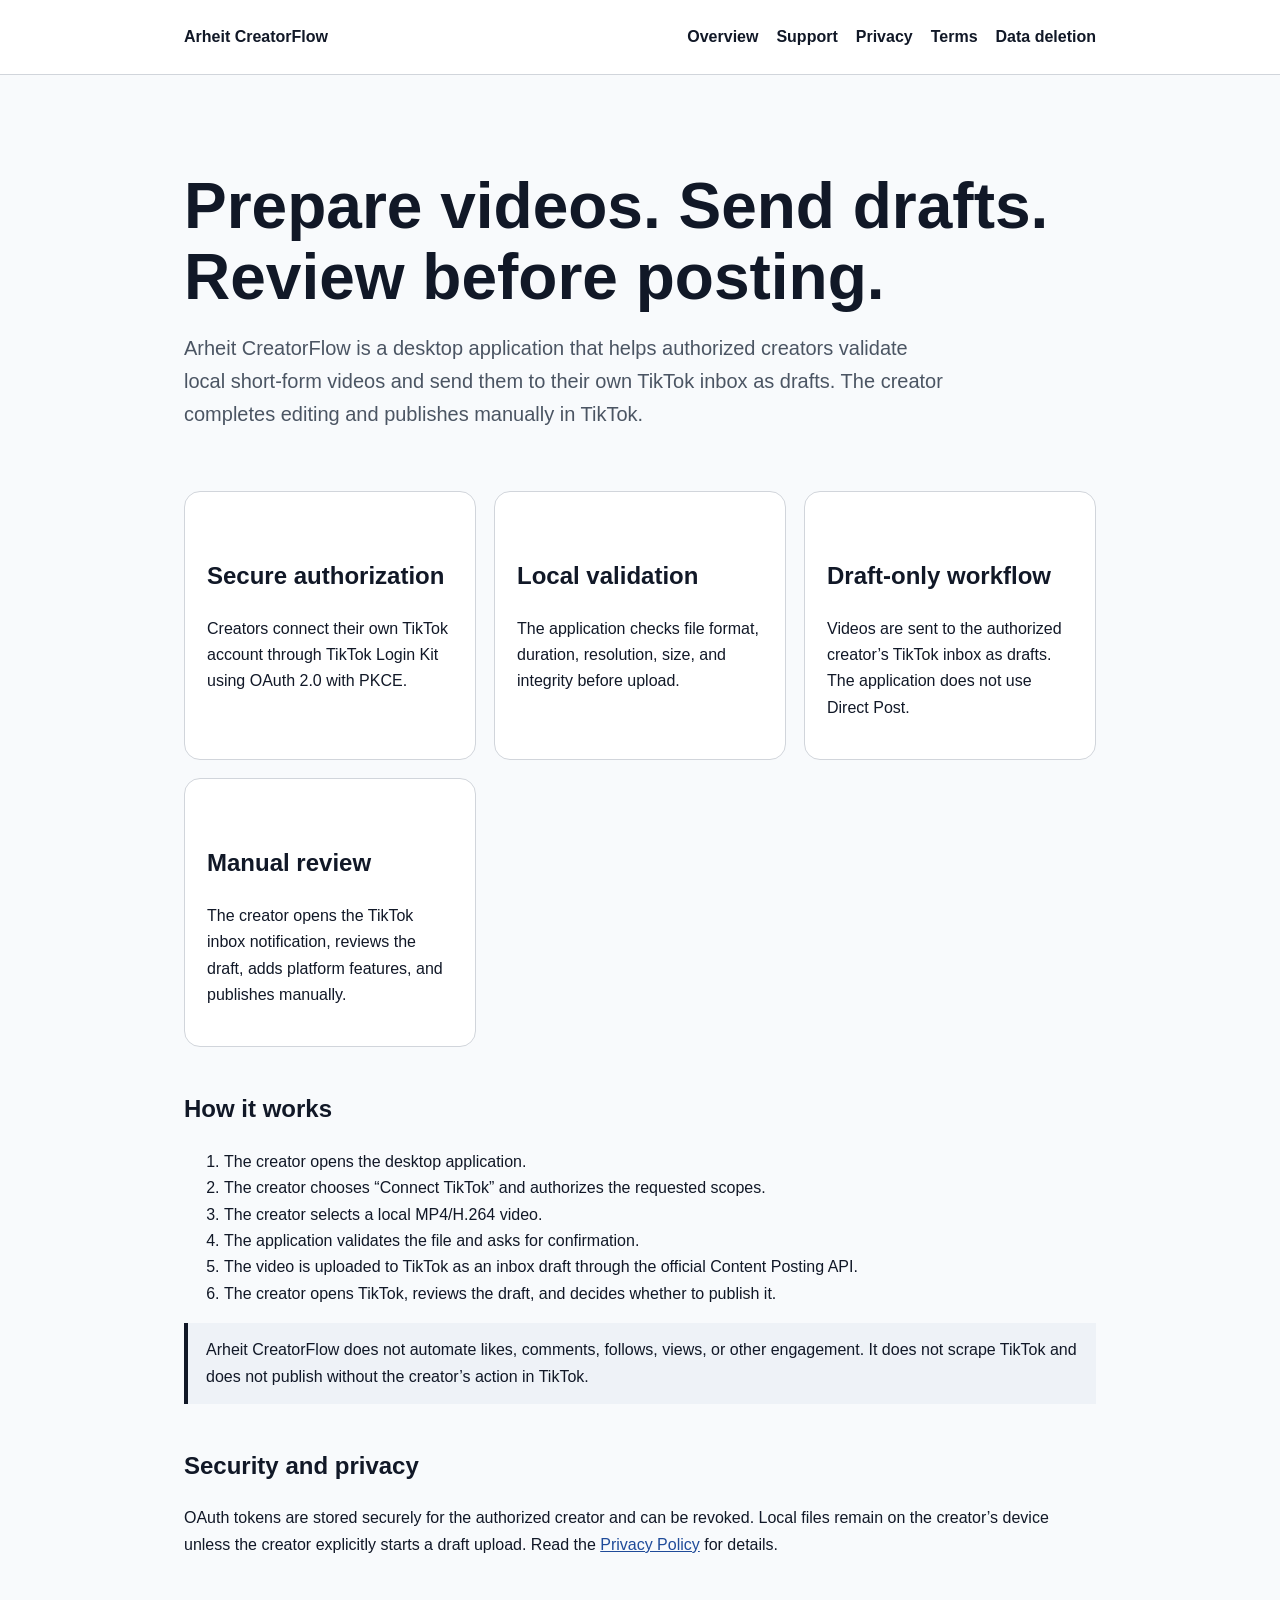
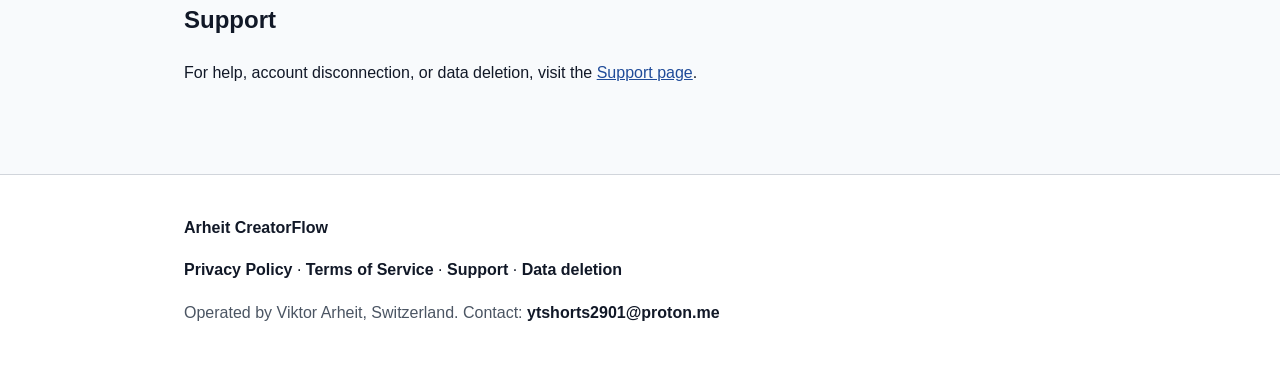
<file: index.html>
<!doctype html>
<html lang="en">
<head>
<meta charset="utf-8">
<meta name="viewport" content="width=device-width, initial-scale=1">
<title>Arheit CreatorFlow</title>
<meta name="description" content="A desktop app for authorized creators to prepare videos and send them to TikTok as drafts for review and posting.">
<link rel="stylesheet" href="styles.css">
</head>
<body>

<header>
  <div class="wrap">
    <nav>
      <a class="brand" href="index.html">Arheit CreatorFlow</a>
      <a href="index.html">Overview</a>
      <a href="support.html">Support</a>
      <a href="privacy.html">Privacy</a>
      <a href="terms.html">Terms</a>
      <a href="data-deletion.html">Data deletion</a>
    </nav>
  </div>
</header>

<main class="wrap">
  <section class="hero">
    <h1>Prepare videos. Send drafts. Review before posting.</h1>
    <p class="lead">Arheit CreatorFlow is a desktop application that helps authorized creators validate local short-form videos and send them to their own TikTok inbox as drafts. The creator completes editing and publishes manually in TikTok.</p>
  </section>

  <section class="grid">
    <article class="card">
      <h2>Secure authorization</h2>
      <p>Creators connect their own TikTok account through TikTok Login Kit using OAuth 2.0 with PKCE.</p>
    </article>
    <article class="card">
      <h2>Local validation</h2>
      <p>The application checks file format, duration, resolution, size, and integrity before upload.</p>
    </article>
    <article class="card">
      <h2>Draft-only workflow</h2>
      <p>Videos are sent to the authorized creator’s TikTok inbox as drafts. The application does not use Direct Post.</p>
    </article>
    <article class="card">
      <h2>Manual review</h2>
      <p>The creator opens the TikTok inbox notification, reviews the draft, adds platform features, and publishes manually.</p>
    </article>
  </section>

  <h2>How it works</h2>
  <ol>
    <li>The creator opens the desktop application.</li>
    <li>The creator chooses “Connect TikTok” and authorizes the requested scopes.</li>
    <li>The creator selects a local MP4/H.264 video.</li>
    <li>The application validates the file and asks for confirmation.</li>
    <li>The video is uploaded to TikTok as an inbox draft through the official Content Posting API.</li>
    <li>The creator opens TikTok, reviews the draft, and decides whether to publish it.</li>
  </ol>

  <div class="notice">
    Arheit CreatorFlow does not automate likes, comments, follows, views, or other engagement. It does not scrape TikTok and does not publish without the creator’s action in TikTok.
  </div>

  <h2>Security and privacy</h2>
  <p>OAuth tokens are stored securely for the authorized creator and can be revoked. Local files remain on the creator’s device unless the creator explicitly starts a draft upload. Read the <a href="privacy.html">Privacy Policy</a> for details.</p>

  <h2>Support</h2>
  <p>For help, account disconnection, or data deletion, visit the <a href="support.html">Support page</a>.</p>
</main>

<footer>
  <div class="wrap">
    <p><strong>Arheit CreatorFlow</strong></p>
    <p>
      <a href="privacy.html">Privacy Policy</a> ·
      <a href="terms.html">Terms of Service</a> ·
      <a href="support.html">Support</a> ·
      <a href="data-deletion.html">Data deletion</a>
    </p>
    <p class="muted">Operated by Viktor Arheit, Switzerland. Contact: <a href="mailto:ytshorts2901@proton.me">ytshorts2901@proton.me</a></p>
  </div>
</footer>

</body>
</html>
</file>
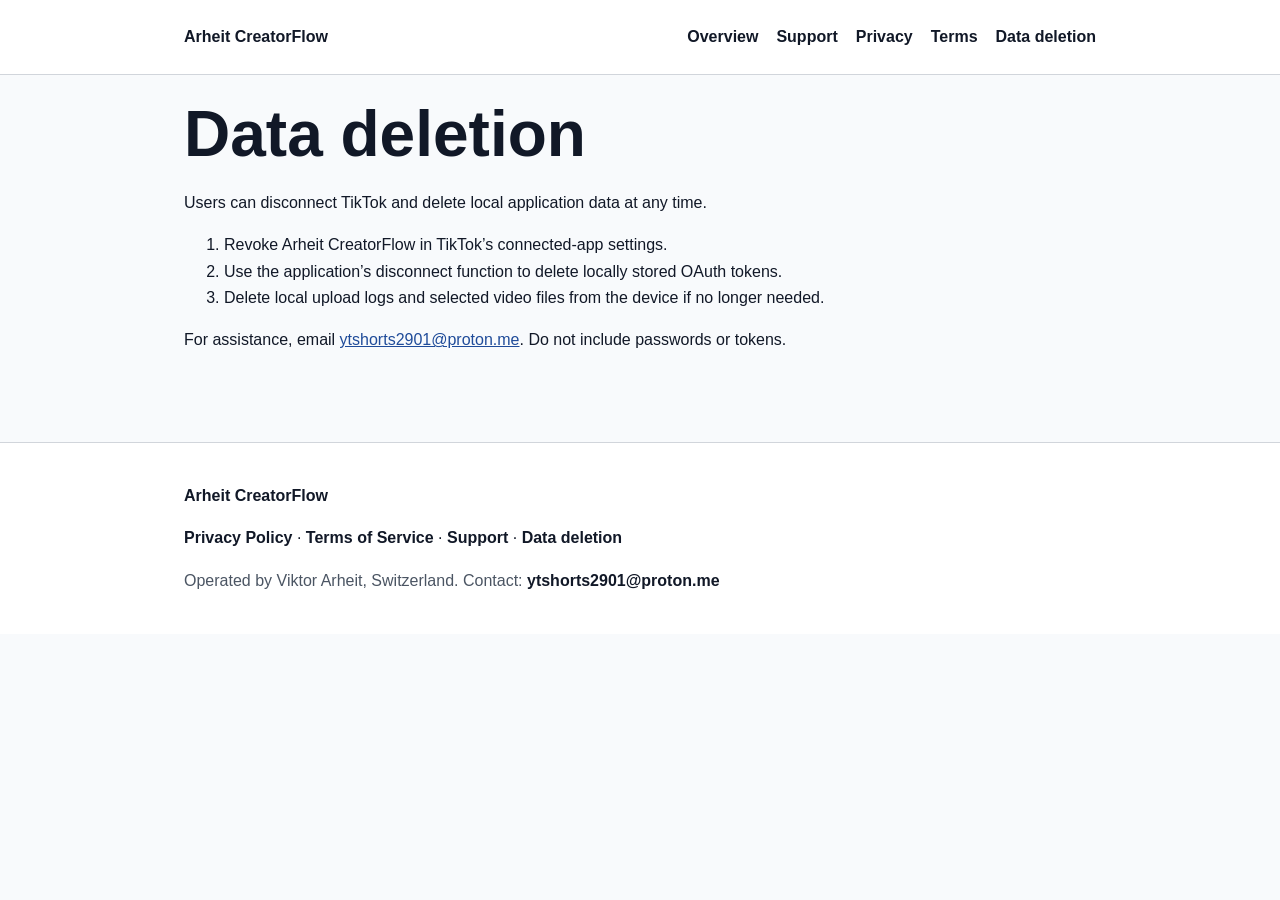
<file: data-deletion.html>
<!doctype html>
<html lang="en">
<head><meta charset="utf-8"><meta name="viewport" content="width=device-width, initial-scale=1">
<title>Data Deletion — Arheit CreatorFlow</title><link rel="stylesheet" href="styles.css"></head>
<body>
<header>
  <div class="wrap">
    <nav>
      <a class="brand" href="index.html">Arheit CreatorFlow</a>
      <a href="index.html">Overview</a>
      <a href="support.html">Support</a>
      <a href="privacy.html">Privacy</a>
      <a href="terms.html">Terms</a>
      <a href="data-deletion.html">Data deletion</a>
    </nav>
  </div>
</header>

<main class="wrap">
<h1>Data deletion</h1>
<p>Users can disconnect TikTok and delete local application data at any time.</p>
<ol>
<li>Revoke Arheit CreatorFlow in TikTok’s connected-app settings.</li>
<li>Use the application’s disconnect function to delete locally stored OAuth tokens.</li>
<li>Delete local upload logs and selected video files from the device if no longer needed.</li>
</ol>
<p>For assistance, email <a href="mailto:ytshorts2901@proton.me">ytshorts2901@proton.me</a>. Do not include passwords or tokens.</p>
</main>
<footer>
  <div class="wrap">
    <p><strong>Arheit CreatorFlow</strong></p>
    <p>
      <a href="privacy.html">Privacy Policy</a> ·
      <a href="terms.html">Terms of Service</a> ·
      <a href="support.html">Support</a> ·
      <a href="data-deletion.html">Data deletion</a>
    </p>
    <p class="muted">Operated by Viktor Arheit, Switzerland. Contact: <a href="mailto:ytshorts2901@proton.me">ytshorts2901@proton.me</a></p>
  </div>
</footer>
</body></html>
</file>
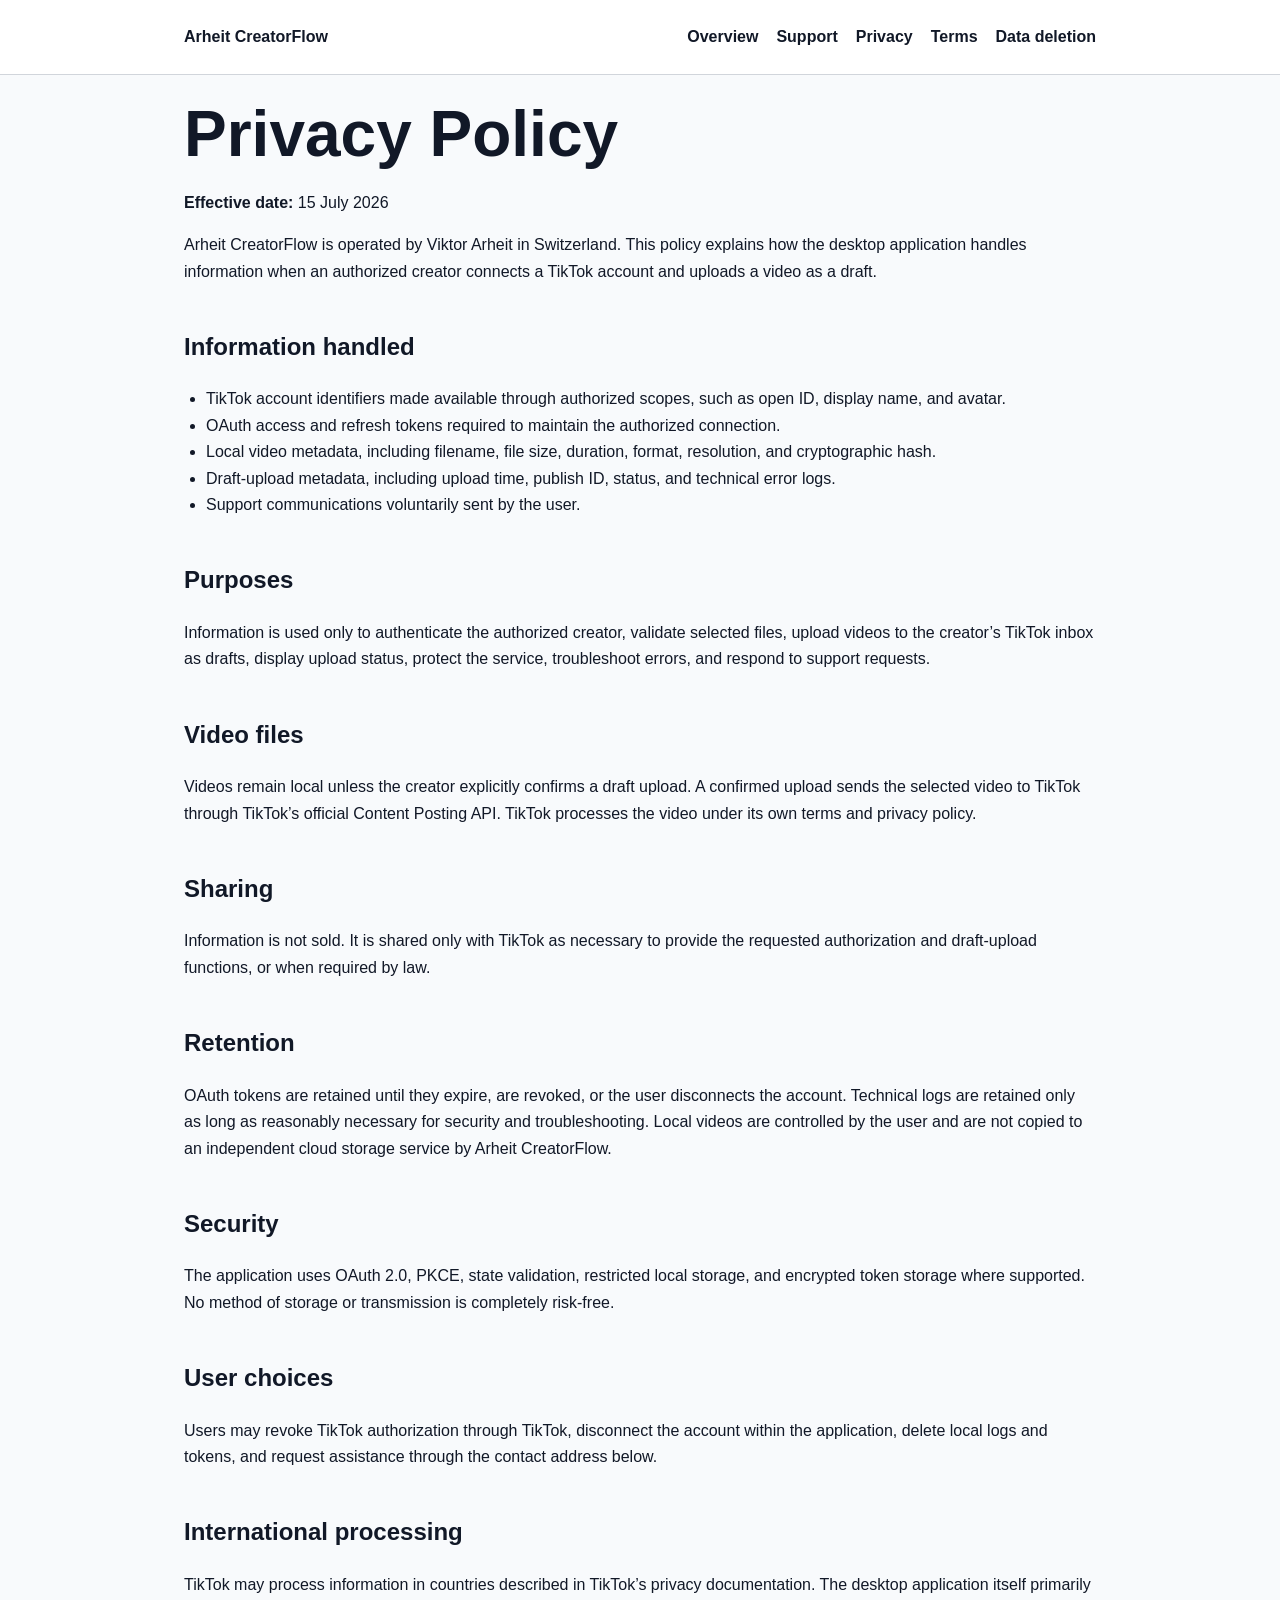
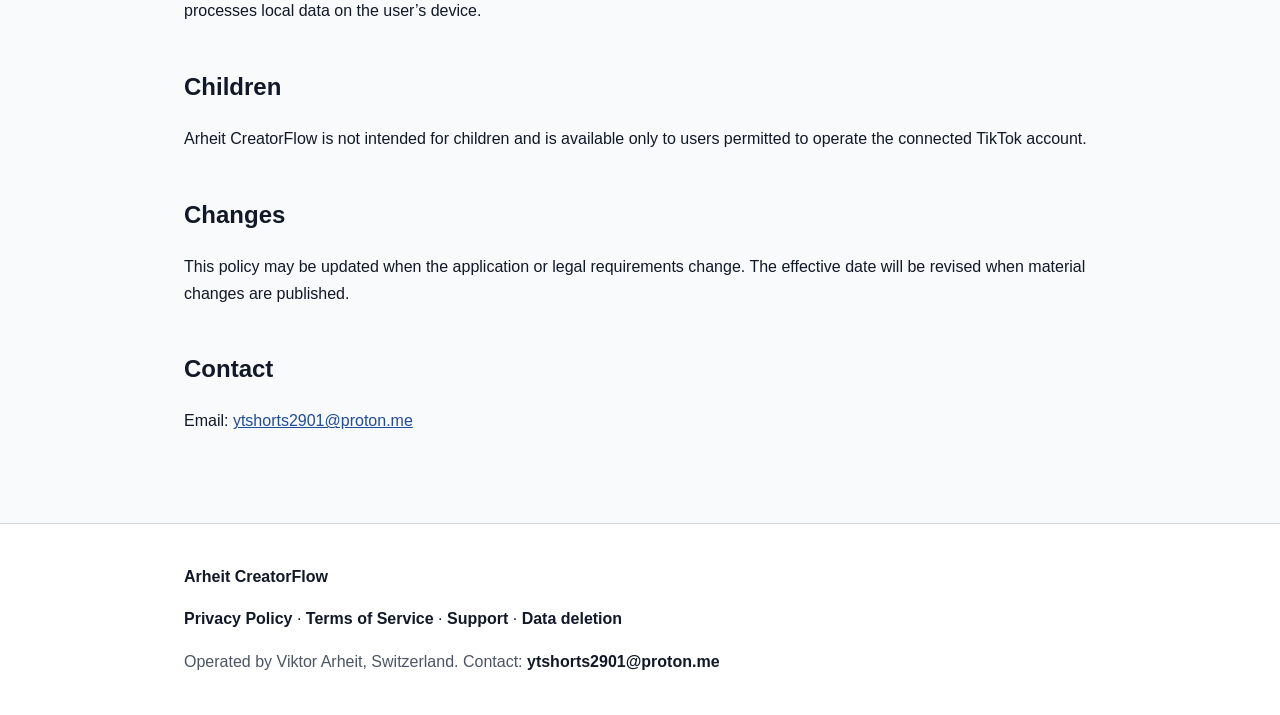
<file: privacy.html>
<!doctype html>
<html lang="en">
<head><meta charset="utf-8"><meta name="viewport" content="width=device-width, initial-scale=1">
<title>Privacy Policy — Arheit CreatorFlow</title><link rel="stylesheet" href="styles.css"></head>
<body>
<header>
  <div class="wrap">
    <nav>
      <a class="brand" href="index.html">Arheit CreatorFlow</a>
      <a href="index.html">Overview</a>
      <a href="support.html">Support</a>
      <a href="privacy.html">Privacy</a>
      <a href="terms.html">Terms</a>
      <a href="data-deletion.html">Data deletion</a>
    </nav>
  </div>
</header>

<main class="wrap">
<h1>Privacy Policy</h1>
<p><strong>Effective date:</strong> 15 July 2026</p>
<p>Arheit CreatorFlow is operated by Viktor Arheit in Switzerland. This policy explains how the desktop application handles information when an authorized creator connects a TikTok account and uploads a video as a draft.</p>

<h2>Information handled</h2>
<ul>
<li>TikTok account identifiers made available through authorized scopes, such as open ID, display name, and avatar.</li>
<li>OAuth access and refresh tokens required to maintain the authorized connection.</li>
<li>Local video metadata, including filename, file size, duration, format, resolution, and cryptographic hash.</li>
<li>Draft-upload metadata, including upload time, publish ID, status, and technical error logs.</li>
<li>Support communications voluntarily sent by the user.</li>
</ul>

<h2>Purposes</h2>
<p>Information is used only to authenticate the authorized creator, validate selected files, upload videos to the creator’s TikTok inbox as drafts, display upload status, protect the service, troubleshoot errors, and respond to support requests.</p>

<h2>Video files</h2>
<p>Videos remain local unless the creator explicitly confirms a draft upload. A confirmed upload sends the selected video to TikTok through TikTok’s official Content Posting API. TikTok processes the video under its own terms and privacy policy.</p>

<h2>Sharing</h2>
<p>Information is not sold. It is shared only with TikTok as necessary to provide the requested authorization and draft-upload functions, or when required by law.</p>

<h2>Retention</h2>
<p>OAuth tokens are retained until they expire, are revoked, or the user disconnects the account. Technical logs are retained only as long as reasonably necessary for security and troubleshooting. Local videos are controlled by the user and are not copied to an independent cloud storage service by Arheit CreatorFlow.</p>

<h2>Security</h2>
<p>The application uses OAuth 2.0, PKCE, state validation, restricted local storage, and encrypted token storage where supported. No method of storage or transmission is completely risk-free.</p>

<h2>User choices</h2>
<p>Users may revoke TikTok authorization through TikTok, disconnect the account within the application, delete local logs and tokens, and request assistance through the contact address below.</p>

<h2>International processing</h2>
<p>TikTok may process information in countries described in TikTok’s privacy documentation. The desktop application itself primarily processes local data on the user’s device.</p>

<h2>Children</h2>
<p>Arheit CreatorFlow is not intended for children and is available only to users permitted to operate the connected TikTok account.</p>

<h2>Changes</h2>
<p>This policy may be updated when the application or legal requirements change. The effective date will be revised when material changes are published.</p>

<h2>Contact</h2>
<p>Email: <a href="mailto:ytshorts2901@proton.me">ytshorts2901@proton.me</a></p>
</main>
<footer>
  <div class="wrap">
    <p><strong>Arheit CreatorFlow</strong></p>
    <p>
      <a href="privacy.html">Privacy Policy</a> ·
      <a href="terms.html">Terms of Service</a> ·
      <a href="support.html">Support</a> ·
      <a href="data-deletion.html">Data deletion</a>
    </p>
    <p class="muted">Operated by Viktor Arheit, Switzerland. Contact: <a href="mailto:ytshorts2901@proton.me">ytshorts2901@proton.me</a></p>
  </div>
</footer>
</body></html>
</file>
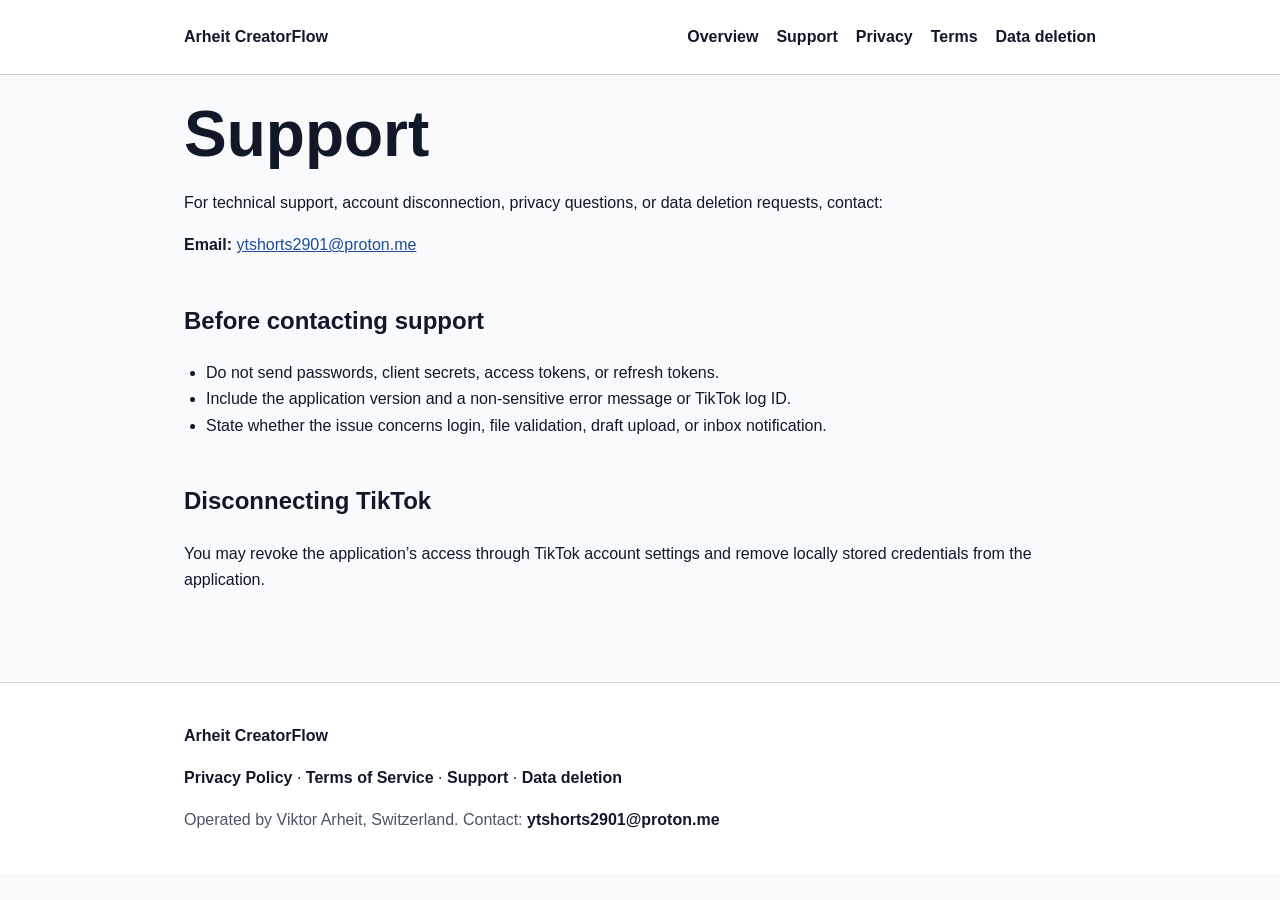
<file: support.html>
<!doctype html>
<html lang="en">
<head><meta charset="utf-8"><meta name="viewport" content="width=device-width, initial-scale=1">
<title>Support — Arheit CreatorFlow</title><link rel="stylesheet" href="styles.css"></head>
<body>
<header>
  <div class="wrap">
    <nav>
      <a class="brand" href="index.html">Arheit CreatorFlow</a>
      <a href="index.html">Overview</a>
      <a href="support.html">Support</a>
      <a href="privacy.html">Privacy</a>
      <a href="terms.html">Terms</a>
      <a href="data-deletion.html">Data deletion</a>
    </nav>
  </div>
</header>

<main class="wrap">
<h1>Support</h1>
<p>For technical support, account disconnection, privacy questions, or data deletion requests, contact:</p>
<p><strong>Email:</strong> <a href="mailto:ytshorts2901@proton.me">ytshorts2901@proton.me</a></p>
<h2>Before contacting support</h2>
<ul>
<li>Do not send passwords, client secrets, access tokens, or refresh tokens.</li>
<li>Include the application version and a non-sensitive error message or TikTok log ID.</li>
<li>State whether the issue concerns login, file validation, draft upload, or inbox notification.</li>
</ul>
<h2>Disconnecting TikTok</h2>
<p>You may revoke the application’s access through TikTok account settings and remove locally stored credentials from the application.</p>
</main>
<footer>
  <div class="wrap">
    <p><strong>Arheit CreatorFlow</strong></p>
    <p>
      <a href="privacy.html">Privacy Policy</a> ·
      <a href="terms.html">Terms of Service</a> ·
      <a href="support.html">Support</a> ·
      <a href="data-deletion.html">Data deletion</a>
    </p>
    <p class="muted">Operated by Viktor Arheit, Switzerland. Contact: <a href="mailto:ytshorts2901@proton.me">ytshorts2901@proton.me</a></p>
  </div>
</footer>
</body></html>
</file>
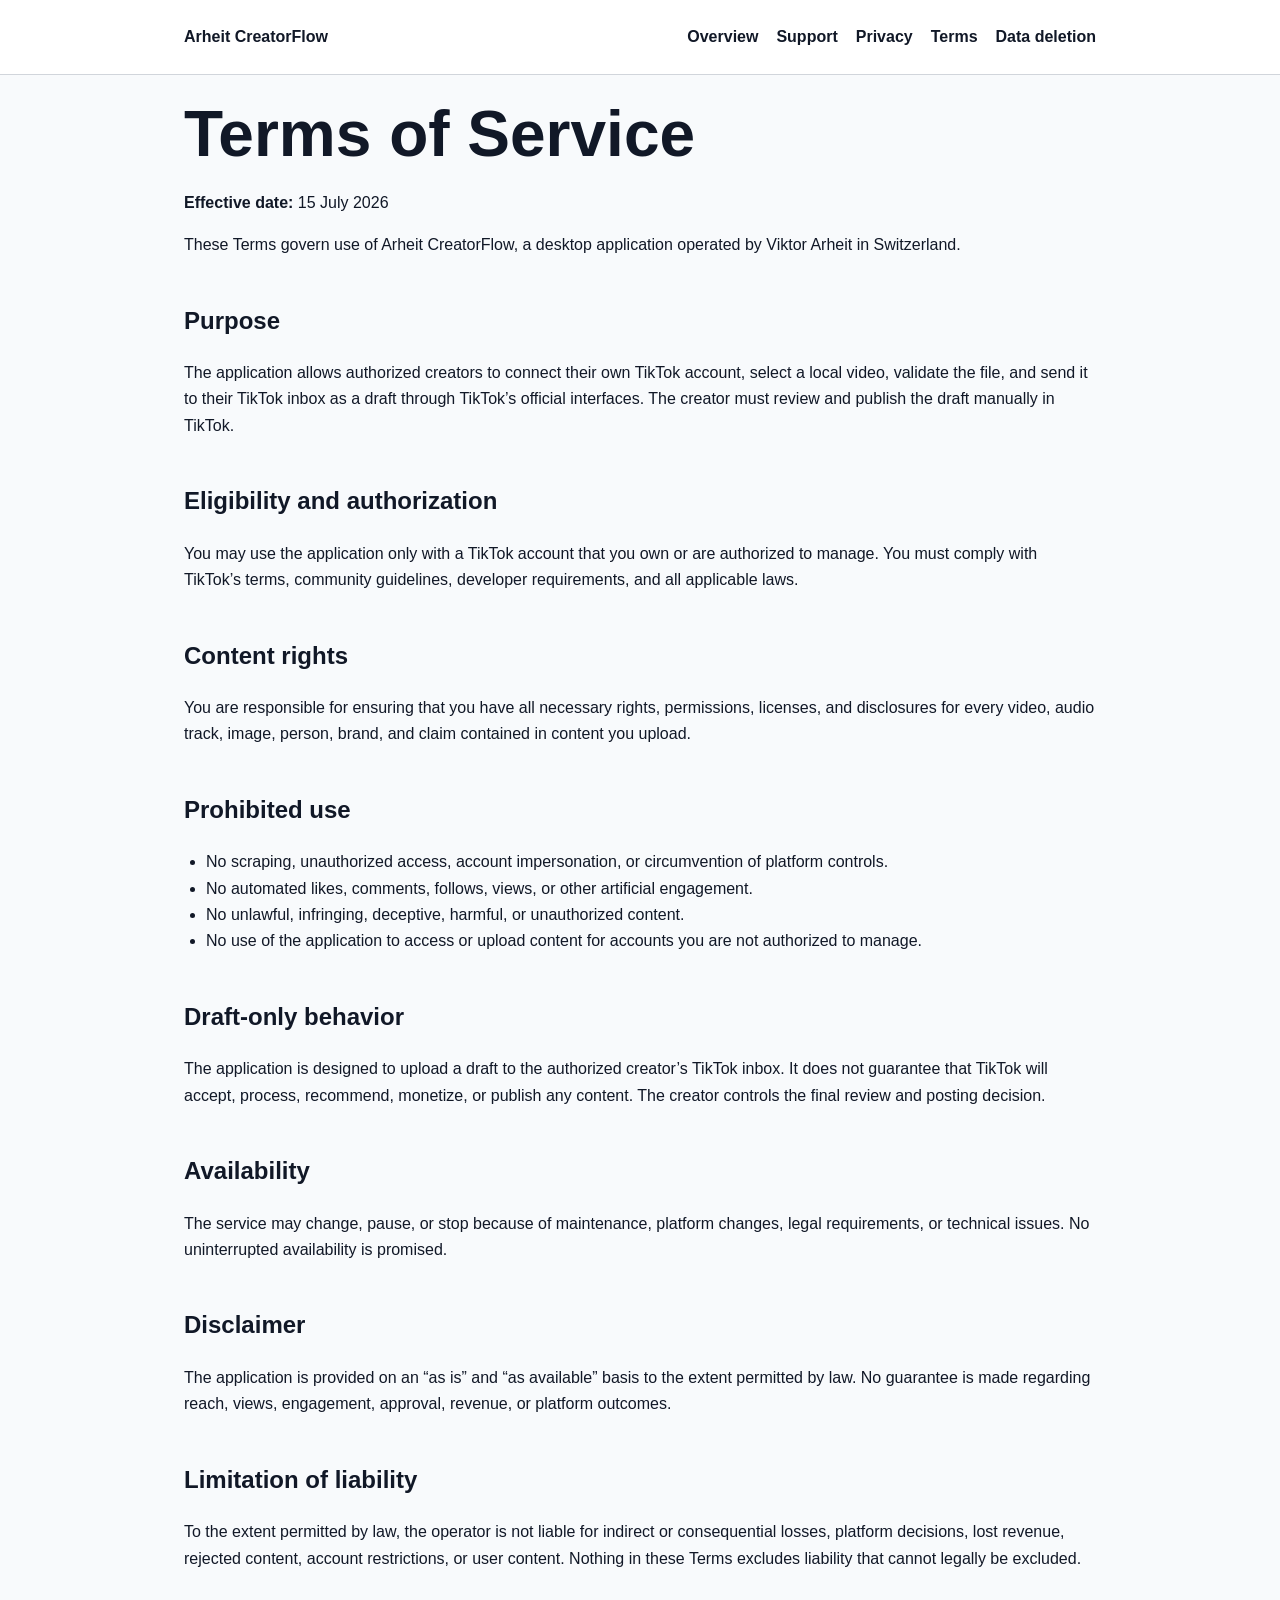
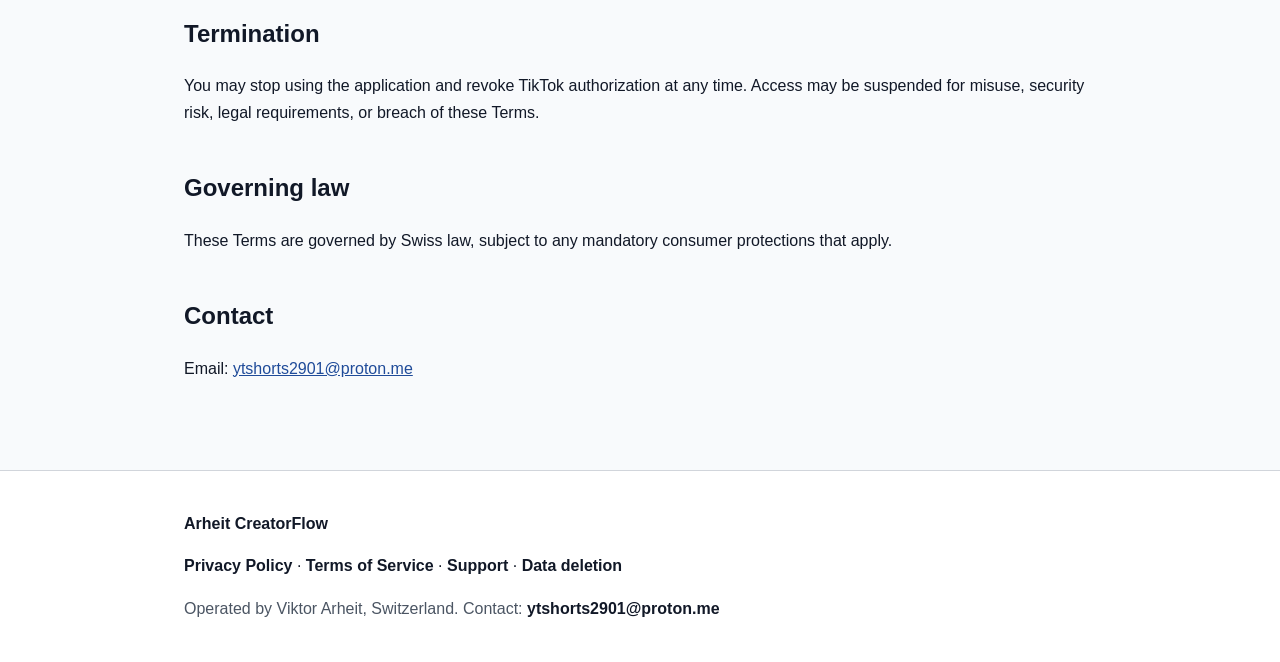
<file: terms.html>
<!doctype html>
<html lang="en">
<head><meta charset="utf-8"><meta name="viewport" content="width=device-width, initial-scale=1">
<title>Terms of Service — Arheit CreatorFlow</title><link rel="stylesheet" href="styles.css"></head>
<body>
<header>
  <div class="wrap">
    <nav>
      <a class="brand" href="index.html">Arheit CreatorFlow</a>
      <a href="index.html">Overview</a>
      <a href="support.html">Support</a>
      <a href="privacy.html">Privacy</a>
      <a href="terms.html">Terms</a>
      <a href="data-deletion.html">Data deletion</a>
    </nav>
  </div>
</header>

<main class="wrap">
<h1>Terms of Service</h1>
<p><strong>Effective date:</strong> 15 July 2026</p>
<p>These Terms govern use of Arheit CreatorFlow, a desktop application operated by Viktor Arheit in Switzerland.</p>

<h2>Purpose</h2>
<p>The application allows authorized creators to connect their own TikTok account, select a local video, validate the file, and send it to their TikTok inbox as a draft through TikTok’s official interfaces. The creator must review and publish the draft manually in TikTok.</p>

<h2>Eligibility and authorization</h2>
<p>You may use the application only with a TikTok account that you own or are authorized to manage. You must comply with TikTok’s terms, community guidelines, developer requirements, and all applicable laws.</p>

<h2>Content rights</h2>
<p>You are responsible for ensuring that you have all necessary rights, permissions, licenses, and disclosures for every video, audio track, image, person, brand, and claim contained in content you upload.</p>

<h2>Prohibited use</h2>
<ul>
<li>No scraping, unauthorized access, account impersonation, or circumvention of platform controls.</li>
<li>No automated likes, comments, follows, views, or other artificial engagement.</li>
<li>No unlawful, infringing, deceptive, harmful, or unauthorized content.</li>
<li>No use of the application to access or upload content for accounts you are not authorized to manage.</li>
</ul>

<h2>Draft-only behavior</h2>
<p>The application is designed to upload a draft to the authorized creator’s TikTok inbox. It does not guarantee that TikTok will accept, process, recommend, monetize, or publish any content. The creator controls the final review and posting decision.</p>

<h2>Availability</h2>
<p>The service may change, pause, or stop because of maintenance, platform changes, legal requirements, or technical issues. No uninterrupted availability is promised.</p>

<h2>Disclaimer</h2>
<p>The application is provided on an “as is” and “as available” basis to the extent permitted by law. No guarantee is made regarding reach, views, engagement, approval, revenue, or platform outcomes.</p>

<h2>Limitation of liability</h2>
<p>To the extent permitted by law, the operator is not liable for indirect or consequential losses, platform decisions, lost revenue, rejected content, account restrictions, or user content. Nothing in these Terms excludes liability that cannot legally be excluded.</p>

<h2>Termination</h2>
<p>You may stop using the application and revoke TikTok authorization at any time. Access may be suspended for misuse, security risk, legal requirements, or breach of these Terms.</p>

<h2>Governing law</h2>
<p>These Terms are governed by Swiss law, subject to any mandatory consumer protections that apply.</p>

<h2>Contact</h2>
<p>Email: <a href="mailto:ytshorts2901@proton.me">ytshorts2901@proton.me</a></p>
</main>
<footer>
  <div class="wrap">
    <p><strong>Arheit CreatorFlow</strong></p>
    <p>
      <a href="privacy.html">Privacy Policy</a> ·
      <a href="terms.html">Terms of Service</a> ·
      <a href="support.html">Support</a> ·
      <a href="data-deletion.html">Data deletion</a>
    </p>
    <p class="muted">Operated by Viktor Arheit, Switzerland. Contact: <a href="mailto:ytshorts2901@proton.me">ytshorts2901@proton.me</a></p>
  </div>
</footer>
</body></html>
</file>
<file: styles.css>
:root {
  --bg: #f8fafc;
  --surface: #ffffff;
  --text: #111827;
  --muted: #4b5563;
  --line: #d1d5db;
  --accent: #111827;
}
* { box-sizing: border-box; }
body {
  margin: 0;
  font-family: -apple-system, BlinkMacSystemFont, "Segoe UI", sans-serif;
  background: var(--bg);
  color: var(--text);
  line-height: 1.65;
}
header, footer { background: var(--surface); border-bottom: 1px solid var(--line); }
footer { border-top: 1px solid var(--line); border-bottom: 0; margin-top: 48px; }
.wrap { max-width: 960px; margin: 0 auto; padding: 24px; }
nav { display: flex; gap: 18px; flex-wrap: wrap; align-items: center; }
nav a, footer a { color: var(--text); text-decoration: none; font-weight: 600; }
.brand { font-weight: 800; margin-right: auto; }
.hero { padding: 72px 0 40px; }
h1 { font-size: clamp(2.2rem, 6vw, 4rem); line-height: 1.1; margin: 0 0 20px; }
h2 { margin-top: 42px; }
.lead { font-size: 1.25rem; color: var(--muted); max-width: 760px; }
.grid { display: grid; grid-template-columns: repeat(auto-fit, minmax(240px, 1fr)); gap: 18px; }
.card { background: var(--surface); border: 1px solid var(--line); border-radius: 16px; padding: 22px; }
.notice { border-left: 4px solid var(--accent); padding: 14px 18px; background: #eef2f7; }
code { background: #eef2f7; padding: 2px 6px; border-radius: 5px; }
small, .muted { color: var(--muted); }
ul { padding-left: 22px; }
a { color: #1f4b99; }
</file>
